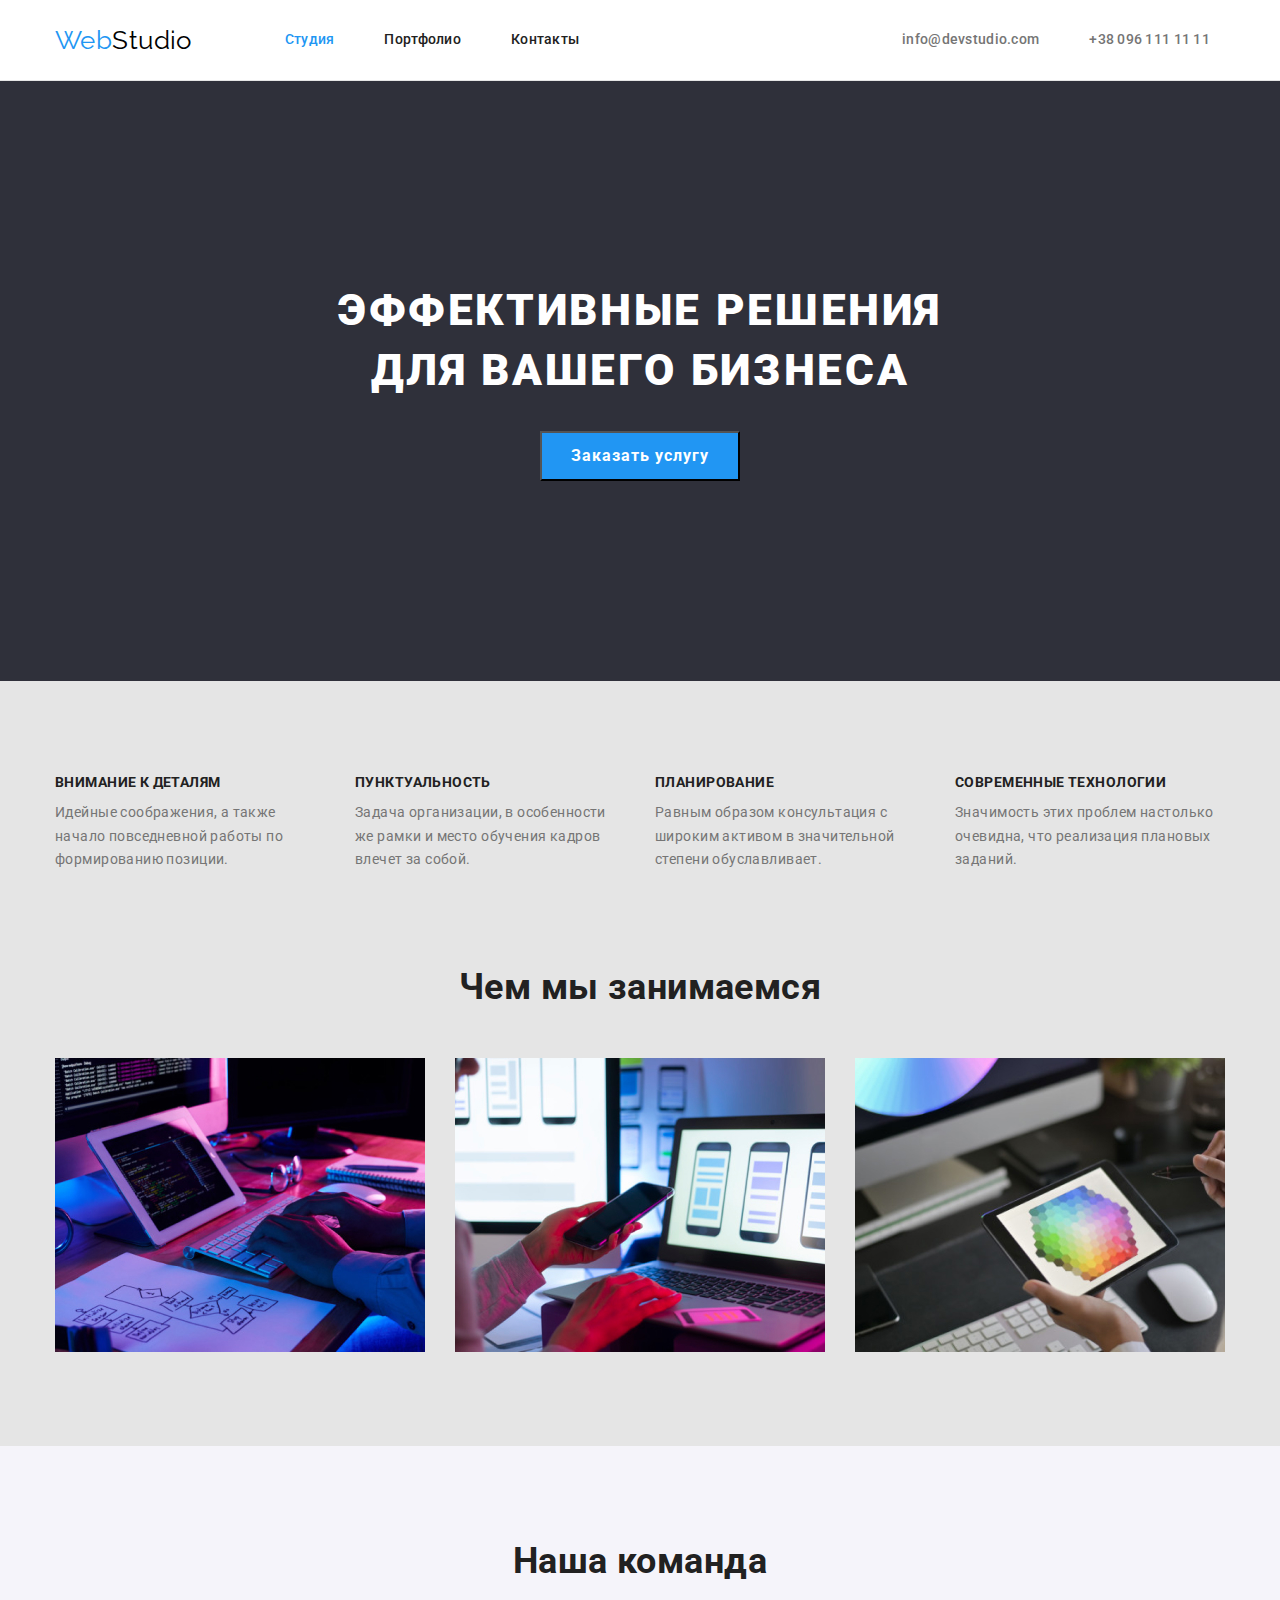
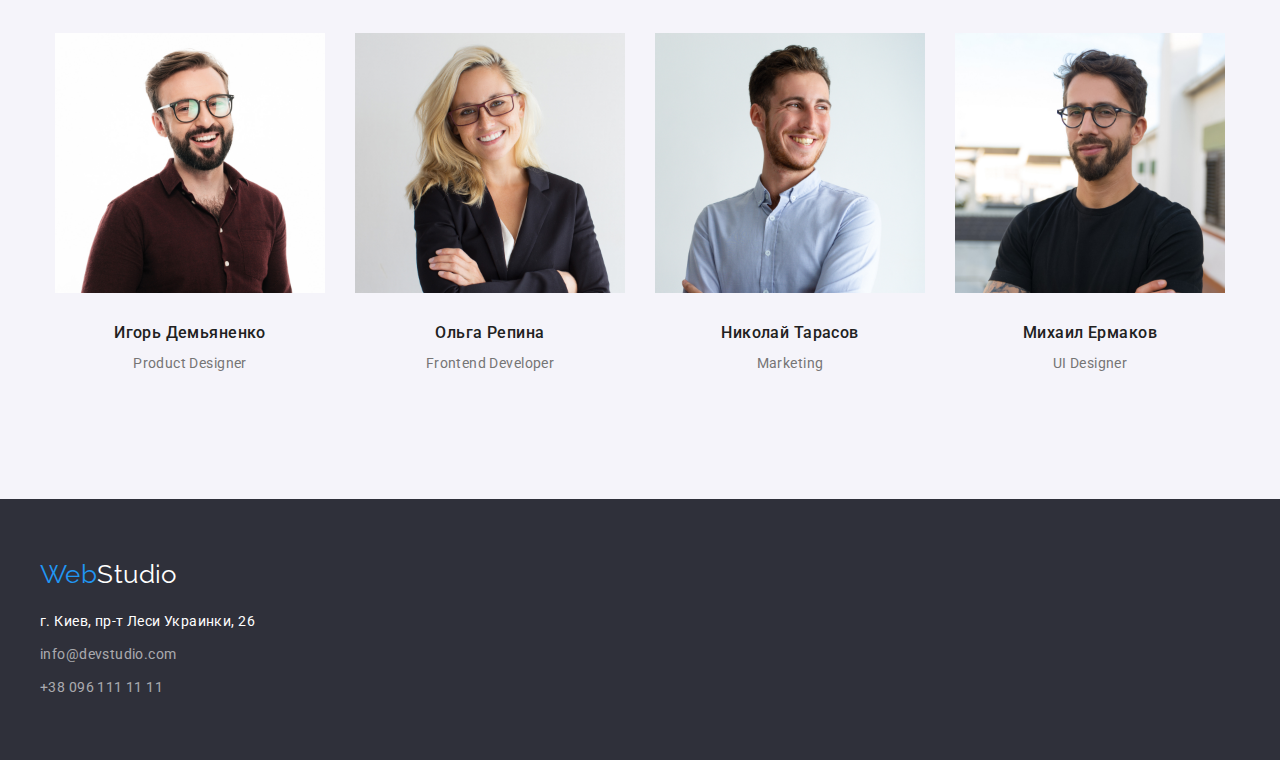
<file: index.html>
<!DOCTYPE html>
<html lang="ru">
<head>
    <meta charset="UTF-8">
    <meta http-equiv="X-UA-Compatible" content="IE=edge">
    <meta name="viewport" content="width=device-width, initial-scale=1.0">
    <title>Document</title>
    <link href="https://fonts.googleapis.com/css2?family=Raleway:wght@700&family=Roboto:wght@400;500;700;900&display=swap" rel="stylesheet">
    <link rel="stylesheet" href="https://cdnjs.cloudflare.com/ajax/libs/modern-normalize/1.1.0/modern-normalize.min.css">
    <link rel="stylesheet" href="./css/styles.css">
</head>
<body>
    <header class="header">
        <div class="mail-nav"> 
            <nav class="conteiner-nav">
                <a href="" class="logo-header">Web<span class="logo-studio">Studio</span></a>
                <ul class="site-nav list">
                    <li class="item"><a href="" class="link current">Студия</a></li>
                    <li class="item"><a href="./portfolio.html" class="link">Портфолио</a></li>
                    <li class="item"><a href="" class="link">Контакты</a></li>
                </ul>
            </nav>
            <div class="contriner-auth"> 
                    <ul class="auth-nav list">
                    <li class="item"><a href="mailto:info@devstudio.com" class="socials">info@devstudio.com</a></li>
                    <li class="item"><a href="tel:+380961111111" class="socials">+38 096 111 11 11</a></li>
                </ul>
            </div>
        </div>
    </header>
    <main>
        <!--Шапка-->
        <div class="hero">
            <h1 class="hero-title">Эффективные решения для вашего бизнеса</h1>
            <button class="button">Заказать услугу</button>
        </div>
        <!--Особенности-->
        <section class="section">
            <div class="conteiner">
               <!--<h2 class="section-title">Особенности</h2>--> 
                <ul class="features list">
                    <li class="list">
                        <h3 class="title-features">ВНИМАНИЕ К ДЕТАЛЯМ</h3>
                        <p class="paragraf">Идейные соображения, а также начало повседневной работы по формированию позиции.</p>
                    </li>
                    <li class="list">
                        <h3 class="title-features">ПУНКТУАЛЬНОСТЬ</h3>
                        <p class="paragraf">Задача организации, в особенности же рамки и место обучения кадров влечет за собой.</p>
                    </li>
                    <li class="list">
                        <h3 class="title-features">ПЛАНИРОВАНИЕ</h3>
                        <p class="paragraf">Равным образом консультация с широким активом в значительной степени обуславливает.</p>
                    </li>
                    <li class="list">
                        <h3 class="title-features">СОВРЕМЕННЫЕ ТЕХНОЛОГИИ</h3>
                        <p class="paragraf">Значимость этих проблем настолько очевидна, что реализация плановых заданий.</p>
                    </li>
                </ul>
            </div>
        </section>
        <!--Чем мы занимаемся-->
        <section class="section-study">
            <div class="conteiner">
                <h2 class="section-title">Чем мы занимаемся</h2>
                <ul class="section-list list">
                    <li class="list">
                        <a href=""><img class="picture" src="./images/box-1.jpg" alt="работа на компьютере" width="370" height="294"></a>
                    </li>
                    <li class="list">
                        <a href=""><img class="picture" src="./images/box-2.jpg" alt="работа на телефоне" width="370" height="294"></a>
                    </li>
                    <li class="list">
                        <a href=""><img class="picture" src="./images/box-3.jpg" alt="работа на планшете" width="370" height="294"></a>
                    </li>
                </ul>
            </div>
        </section>
        <!--Наша команда-->
        <section class="team">
            <div class="conteiner">
                <h2 class="<div>
                    team-title
                </div>">Наша команда</h2>
            <ul class="team-list list">
                <li class="list">
                    <img class="picture" src="./images/team-card-1.jpg" alt="Игорь Демьяненко" width="270" height="260">
                    <div class="info">
                        <h3 class="subtitle">Игорь Демьяненко</h3>
                        <p class="job" lang="en">Product Designer</p>
                    </div>
                </li>
                <li class="list">
                    <img class="picture" src="./images/team-card-2.jpg" alt="Ольга Репина" width="270" height="260">
                    <div class="info">
                        <h3 class="subtitle">Ольга Репина</h3>
                        <p class="job" lang="en">Frontend Developer</p>
                    </div>
                </li>
                <li class="list">
                    <img class="picture" src="./images/team-card-3.jpg" alt="Николай Тарасов" width="270" height="260">
                    <div class="info">
                        <h3 class="subtitle">Николай Тарасов</h3>
                        <p class="job" lang="en">Marketing</p>
                    </div>
                </li>
                <li class="list">
                    <img class="picture" src="./images/team-card-4.jpg" alt="Михаил Ермаков" width="270" height="260">
                    <div class="info">
                        <h3 class="subtitle">Михаил Ермаков</h3>
                        <p class="job" lang="en">UI Designer</p>
                    </div>
                </li>
            </ul>
            </div>
        </section>
    </main>
    <footer class="footer">
        <div class="conteiner">
            <a href="" class="logo-footer">Web<span class="logo-studio">Studio</span></a>
        <address class="address">
            <p class="footer-address">г. Киев, пр-т Леси Украинки, 26</p> <br/>
            <ul class="mobile list">
                <li class="mobile-list">
                    <a href="mailto:info@devstudio.com" class="footer-socials">info@devstudio.com</a> <br/>
                </li>
                <li class="mobile-list">
                    <a href="tel:+380961111111" class="footer-socials">+38 096 111 11 11</a>
                </li>
            </ul>
        </address>
        </div>
    </footer>  
</body>
</html>
</file>
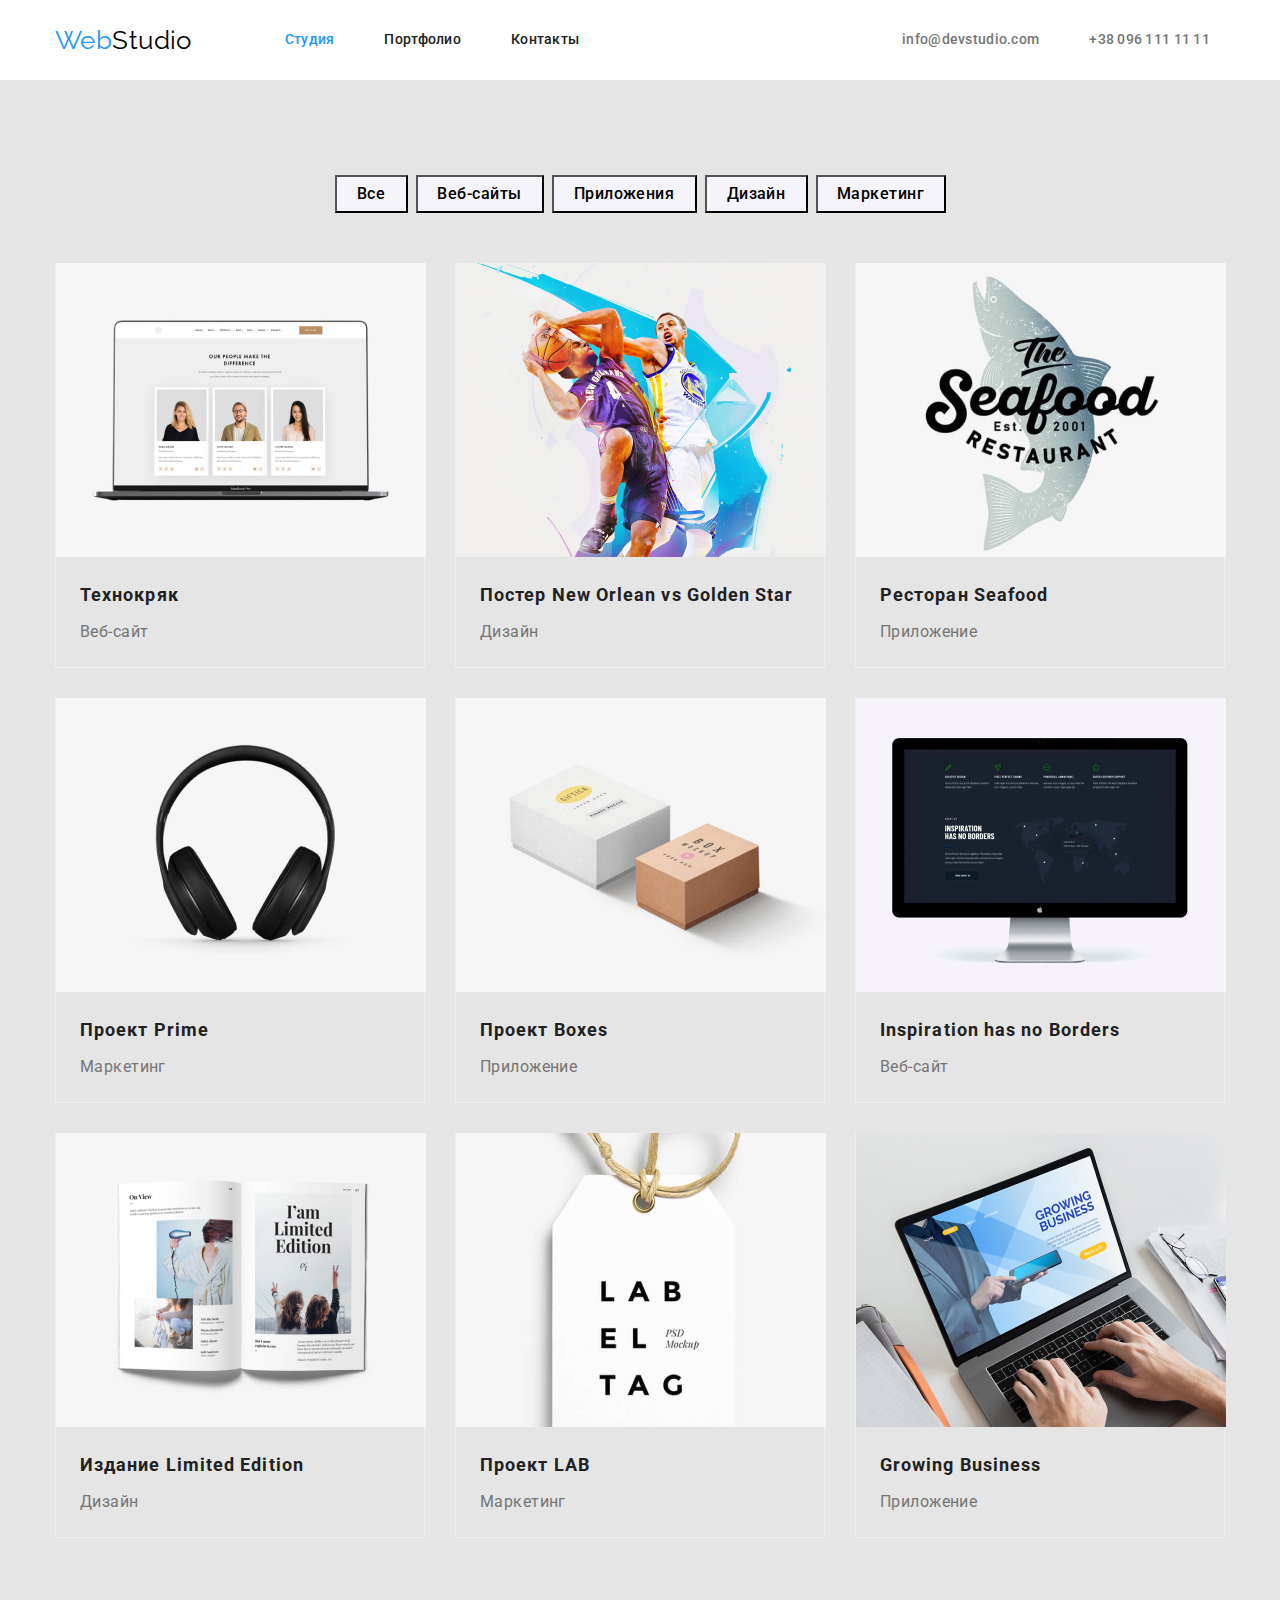
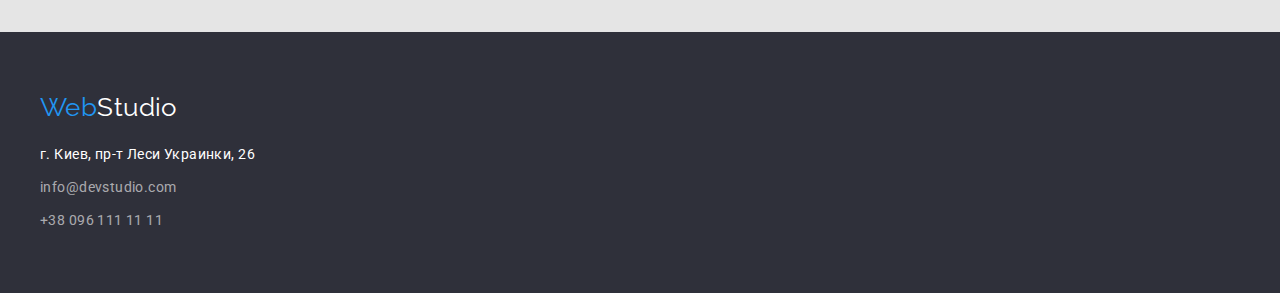
<file: portfolio.html>
<!DOCTYPE html>
<html lang="ru">
<head>
    <meta charset="UTF-8">
    <meta http-equiv="X-UA-Compatible" content="IE=edge">
    <meta name="viewport" content="width=device-width, initial-scale=1.0">
    <title>Document</title>
    <link href="https://fonts.googleapis.com/css2?family=Raleway:wght@700&family=Roboto:wght@400;500;700;900&display=swap" rel="stylesheet">
    <link rel="stylesheet" href="https://cdnjs.cloudflare.com/ajax/libs/modern-normalize/1.1.0/modern-normalize.min.css">
    <link rel="stylesheet" href="./css/styles.css">
</head>
<body>
    <header class="header">
        <div class="mail-nav"> 
            <nav class="conteiner-nav">
                <a href="" class="logo-header">Web<span class="logo-studio">Studio</span></a>
                <ul class="site-nav list">
                    <li class="item"><a href="./index.html" class="link current">Студия</a></li>
                    <li class="item"><a href="" class="link">Портфолио</a></li>
                    <li class="item"><a href="./index.html" class="link">Контакты</a></li>
                </ul>
            </nav>
            <div class="contriner-auth"> 
                    <ul class="auth-nav list">
                    <li class="item"><a href="mailto:info@devstudio.com" class="socials">info@devstudio.com</a></li>
                    <li class="item"><a href="tel:+380961111111" class="socials">+38 096 111 11 11</a></li>
                </ul>
            </div>
        </div>
    </header>
    <main>
     <section class="conteiner-section">
            <div class="conteiner-portfolio">
                <!--<h1>Портфолио</h1>--!>
                <!--Навигация-->
                <ul class="btn list">
                    <li class="list"><button type="button" class="btn-list oll">Все</button></li>
                    <li class="list"><button type="button" class="btn-list veb">Веб-сайты</button></li>
                    <li class="list"><button type="button" class="btn-list appendix">Приложения</button></li>
                    <li class="list"><button type="button" class="btn-list design">Дизайн</button></li>
                    <li class="list"><button type="button" class="btn-list <div>
                        marketing
                    </div>">Маркетинг</button></li>
                </ul>
                <!--Услуги-->
                <ul class="services list">
                    <li class="sirvices-list">
                        <a href="" ><img class="picture" src="./images/project-1.jpg" alt="вебсайт на ноутбуке" width="370" height="294"></a>
                        <div class="caption">
                            <h2 class="heading">Технокряк</h2>
                            <p class="vacancy">Веб-сайт</p>
                        </div>
                    </li>
                    <li class="sirvices-list">
                        <a href=""><img class="picture" src="./images/project-2.jpg" alt="два баскетболиста" width="370" height="294"></a>
                        <div class="caption">
                            <h2 class="heading">Постер <span lang="en">New Orlean vs Golden Star</span></h2>
                            <p class="vacancy">Дизайн</p>
                        </div>
                    </li>
                    <li class="sirvices-list">
                        <a href=""><img class="picture" src="./images/project-3.jpg" alt="ресторан морской еды" width="370" height="294"></a>
                        <div class="caption">
                            <h2 class="heading">Ресторан Seafood</h2>
                            <p class="vacancy">Приложение</p>
                        </div>
                    </li>
                    <li class="sirvices-list">
                        <a href=""><img class="picture" src="./images/project-4.jpg" alt="наушники" width="370" height="294"></a>
                        <div class="caption">
                            <h2 class="heading">Проект <span lang="en">Prime</span></h2>
                            <p class="vacancy">Маркетинг</p>
                        </div>
                    </li>
                    <li class="sirvices-list">
                        <a href=""><img class="picture" src="./images/project-5.jpg" alt="две коробки" width="370" height="294"></a>
                        <div class="caption">
                            <h2 class="heading">Проект <span lang="en">Boxes</span></h2>
                            <p class="vacancy">Приложение</p>
                        </div>
                    </li>
                    <li class="sirvices-list">
                        <a href=""><img class="picture" src="./images/project-6.jpg" alt="вебсайт на моноблоке" width="370" height="294"></a>
                        <div class="caption">
                            <h2 lang="en" class="heading">Inspiration has no Borders</h2>
                            <p class="vacancy">Веб-сайт</p>
                        </div>
                    </li>
                    <li class="sirvices-list">
                        <a href=""><img class="picture" src="./images/project-7.jpg" alt="журнал" width="370" height="294"></a>
                        <div class="caption">
                            <h2 class="heading">Издание <span lang="en">Limited Edition</span></h2>
                            <p class="vacancy">Дизайн</p>
                        </div>
                    </li>
                    <li class="sirvices-list">
                        <a href=""><img class="picture" src="./images/project-8.jpg" alt="этикетка" width="370" height="294"></a>
                        <div class="caption">
                            <h2 class="heading">Проект <span lang="en">LAB</span></h2>
                            <p class="vacancy">Маркетинг</p>
                        </div>
                    </li>
                    <li class="sirvices-list">
                        <a href=""><img class="picture" src="./images/project-9.jpg" alt="приложение на ноутбуке" width="370" height="294"></a>
                        <div class="caption">
                            <h2 lang="en" class="heading">Growing Business</h2>
                            <p class="vacancy">Приложение</p>
                        </div>
                    </li>
                </ul>
            </div>
       </section>
    </main>
    <footer class="footer">
        <div class="conteiner">
            <a href="" class="logo-footer">Web<span class="logo-studio">Studio</span></a>
        <address class="address">
            <p class="footer-address">г. Киев, пр-т Леси Украинки, 26</p> <br/>
            <ul class="mobile list">
                <li class="mobile-list">
                    <a href="mailto:info@devstudio.com" class="footer-socials">info@devstudio.com</a> <br/>
                </li>
                <li class="mobile-list">
                    <a href="tel:+380961111111" class="footer-socials">+38 096 111 11 11</a>
                </li>
            </ul>
        </address>
        </div>
    </footer>    
</body>
</html>
</file>
<file: css/styles.css>
/* цвет текста
#212121 - заголовки
#757575 - основной текст
#2196F3 - синий
#FFFFFF - белый
rgba(255, 255, 255, 0.6) адресс в подвале*/

/* цвет фона
#E5E5E5 - основной
#F5F4FA - вторичный
#FFFFFF - голова
#2F303A - подвал*/

html {
    box-sizing: border-box;
}

*, 
*::before, 
*::after {
    box-sizing: inherit;
}

:root {
    --primery-text-color: #757575;
    --title-text-color: #212121;
    --accent-color: #2196F3;
    --primery-bgr-color: #E5E5E5;
    --title-white-color: #FFFFFF;
    --accent-bgr-color: #F5F4FA;
}

body {
    color: var(--primery-text-color);
    background-color: var(--primery-bgr-color);
    font-family: Roboto, sans-serif;
    letter-spacing: 0.03em;
    font-size: 14px;
    cursor: pointer;
}

.list {
    padding: 0;
    margin: 0;
    list-style: none;
}

/* Header */
.header {
    background-color: var(--title-white-color);
    border-bottom-width: 1px;
    border-bottom-style: solid;
    border-bottom-color: var(--primery-bgr-color);
}

.mail-nav {
    display: flex;
    align-items: center;
    padding-left: 15px;
    padding-right: 15px;
    margin-left: auto;
    margin-right: auto;
    width: 1200px;
}

.conteiner-nav {
    display: flex;
    align-items: center;
}

.contriner-auth {
    display: flex;
    padding-left: 15px;
    padding-right: 15px;
    margin-left: auto;
    width: 1200px;
}

/* Logo */
.logo-header {
    color: var(--accent-color);
    font-family: Raleway, cursive;
    font-size: 26px;
    line-height: 1.19;
    text-decoration: none;
}

.logo-header > .logo-studio {
    color: #000000;
}

/* Site-nav */
.site-nav {
    display: flex;
    margin-left: 93px;
}

.site-nav .item:not(:last-child) {
    margin-right: 50px;
}

.site-nav .link {
    display: block;
    padding-top: 32px;
    padding-bottom: 32px;

    color: var(--title-text-color);
    font-weight: 500;
    font-size: 14px;
    line-height: 1.14;
    letter-spacing: 0.02em;
    text-decoration: none;
}

.site-nav .link:hover, 
.site-nav .link:focus {
    color: var(--accent-color);
}

.site-nav .link.current{
    color: var(--accent-color);
}

.auth-nav {
    display: flex;
    align-items: center;
    margin-left: auto;
}

.auth-nav .item:not(:last-child) {
    margin-right: 50px;
}

.auth-nav .socials {
    display: block;
    padding-top: 32px;
    padding-bottom: 32px;

    color: var(--primery-text-color);
    font-weight: 500;
    font-size: 14px;
    line-height: 1.14;
    letter-spacing: 0.02em;
    text-decoration: none;
}

.auth-nav .socials:hover,
.auth-nav .socials:focus {
    color: var(--accent-color);
}

/* Шапка */
.hero {
    padding-top: 200px;
    padding-bottom: 200px;
    background-color: #2F303A;
    text-align: center;
}

.hero-title {
    margin-top: 0;
    margin-bottom: 30px;
    margin-left: auto;
    margin-right: auto;
    width: 696px;
    color: var(--title-white-color);
    font-weight: 900;
    font-size: 44px;
    line-height: 1.36;
    letter-spacing: 0.06em;
    text-transform: uppercase;
}

/* Button*/
.button {
    width: 200px;
    height: 50px;
    margin-left: auto;
    margin-right: auto;
    color: var(--title-white-color);
    background-color: var(--accent-color);
    font-weight: 700;
    font-size: 16px;
    line-height: 1.88;
    align-items: center;
    letter-spacing: 0.06em;
    text-align: center;
}

/* Section */

.section {
    padding-top: 94px;
    padding-bottom: 94px;
}

.conteiner {
    padding-left: 15px;
    padding-right: 15px;
    margin-left: auto;
    margin-right: auto;
    width: 1200px;
}

.section-study {
    padding-bottom: 94px;
}

.section-title {
    margin-top: 0;
    color: var(--title-text-color);
    font-weight: 700;
    font-size: 36px;
    line-height: 1.17;
    text-align: center;
}

/* Features */
.features {
    display: flex;
}

.features .list {
    width: 270px;
    margin-right: 30px;
}

.features .list:last-child {
    margin-right: 0;
}

.features .title-features {
    margin-top: 0;
    margin-bottom: 10px;
    color: var(--title-text-color);
    font-weight: 700;
    font-size: 14px;
    line-height: 1.14;
}

.features .paragraf{
    margin-top: 0;
    margin-bottom: 0;
    line-height: 1.71;
}

/* Чем занимаемся */
.section-title {
    margin-bottom: 50px;
}

.section-list {
    display: flex;
}

.section-list .list:not(:last-child) {
    margin-right: 30px;
}

/* Team */
.team {
    padding-top: 94px;
    padding-bottom: 94px;
    background-color: var(--accent-bgr-color);
}

.team-title {
    margin-top: 0;
    margin-bottom: 50px;

    color: var(--title-text-color);
    font-weight: 700;
    font-size: 36px;
    line-height: 1.17;
    text-align: center;
}

.info {
    padding-top: 30px;
    padding-bottom: 30px;
}

.subtitle {
    margin-top: 0;
    margin-bottom: 10px;
    color: var(--title-text-color);
    font-weight: 500;
    font-size: 16px;
    line-height: 1.19;
    text-align: center;
}

.team-list {
    display: flex;
}

.team-list .list:not(:last-child) {
    margin-right: 30px;
}

.team-list .job {
    margin-top: 0;
    margin-bottom: 0;
    font-size: 14px;
    line-height: 1.7;
    text-align: center;
}

/* Footer */
.footer {
    padding-top: 60px;
    padding-bottom: 60px;
    background-color: #2F303A;
}

.footer .conteiner {
    padding-left: 0;
}

.logo-footer {
    margin-top: 0;
    margin-bottom: 0;
    color: var(--accent-color);
    font-family: Raleway, cursive;
    font-size: 26px;
    line-height: 1.19;
    text-decoration: none;
}

.logo-footer > .logo-studio {
    color: var(--title-white-color);
}

.footer .footer-address {
    margin-top: 20px;
    margin-bottom: 0;
    color: var(--title-white-color);
    line-height: 1.71;
    font-style: normal;
}

.footer .footer-socials {
    margin: 0;
    padding: 0;
    color: rgba(255, 255, 255, 0.6);
    text-decoration: none;
    line-height: 1.71;
    font-style: normal;
}

.footer .footer-socials:hover,
.footer .footer-socials:focus {
    color: var(--accent-color);
}

.mobile {
    margin-top: 9px;
}

.mobile .mobile-list {
    margin-top: 9px;
}

br {
    display: none;
}
/* Styles.css for portfolio.html */
/* Навигация */
.conteiner-section {
    padding-top: 94px;
    padding-bottom: 94px;
}

.conteiner-portfolio {
    width: 1200px;
    padding-left: 15px;
    padding-right: 15px;
    margin-left: auto;
    margin-right: auto;
}

.btn {
    display: flex;
    justify-content: center;
}

.btn .btn-list {
    height: 38px;
    padding: 0;   
    background-color: var(--accent-bgr-color);
    font-family: inherit;
    font-weight: 500;
    font-size: 16px;
    line-height: 1.63;
    letter-spacing: 0.03em;  
    text-align: center;
}

.btn .list:not(:last-child) {
    margin-right: 8px;
}

.btn .btn-list:hover,
.btn .btn-list:focus {
    background-color: var(--accent-color);
}

.btn .btn-list.current {
    background-color: var(--accent-color);
}

.oll {
    width: 73px;
}

.veb {
    width: 128px;
}

.appendix {
    width: 145px;
}

.design {
    width: 103px;
}

.marketing {
    width: 130px;
}
/* Услуги */
.services {
    margin-top: 50px;
    display: flex;
    flex-wrap: wrap;
}

.sirvices-list {
    border-right-width: 1px;
    border-right-style: solid;
    border-right-color: #EEEEEE;
    border-left-width: 1px;
    border-left-style: solid;
    border-left-color: #EEEEEE;
    border-bottom-width: 1px;
    border-bottom-style: solid;
    border-bottom-color: #EEEEEE;
    width: 370px;
    margin-right: 30px;
    margin-bottom: 30px;
}

.sirvices-list:nth-child(3n) {
    margin-right: 0;
}

.sirvices-list:nth-last-child(-n + 3) {
    margin-bottom: 0;
}

.services .vacancy {
    margin: 4px 24px 20px 24px;
    font-size: 16px;
    line-height: 1.88;
}

.picture {
    display: block;
}

.caption {
    padding: 20px 24px;
}

.caption .heading {
    margin-top: 0;
    margin-bottom: 4px;
    color: var(--title-text-color);
    font-weight: 700;
    font-size: 18px;
    line-height: 2;
    letter-spacing: 0.06em;
}

.caption .vacancy {
    margin: 0;
}
</file>
